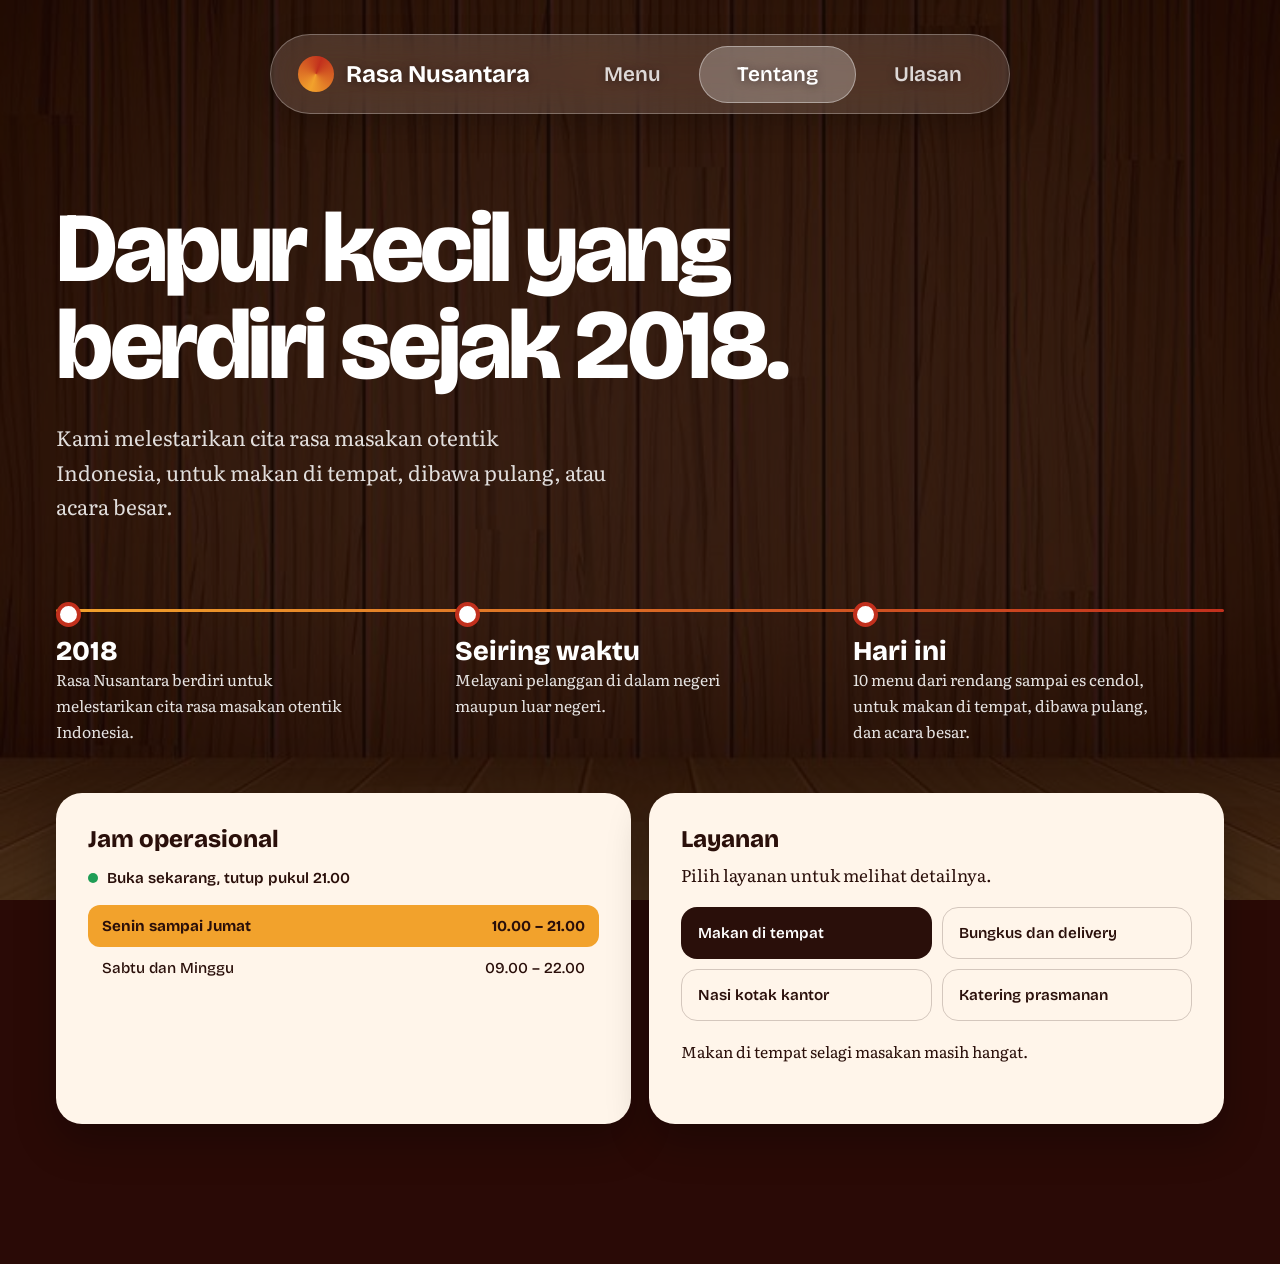
<file: about.html>
<!DOCTYPE html>
<html lang="id"><head><meta charset="UTF-8"><meta name="viewport" content="width=device-width,initial-scale=1">
<link rel="preconnect" href="https://fonts.googleapis.com"><link rel="preconnect" href="https://fonts.gstatic.com" crossorigin>
<link rel="stylesheet" href="https://fonts.googleapis.com/css2?family=Bricolage+Grotesque:opsz,wght@12..96,500;12..96,600;12..96,700;12..96,800&family=Literata:ital,opsz,wght@0,7..72,400;1,7..72,400&display=swap">
<link rel="stylesheet" href="style.css"><title>Rasa Nusantara | Tentang dan Layanan</title></head><body>
<nav class="nav" aria-label="Utama"><a class="brand" href="index.html"><i></i><b>Rasa Nusantara</b></a><div class="nav-links"><span class="ind"></span><a href="index.html">Menu</a><a href="about.html" class="on">Tentang</a><a href="projects.html">Ulasan</a></div></nav>
<header class="hero"><h1><span class="ln"><span style="--i:0">Dapur kecil yang</span></span><span class="ln"><span style="--i:1">berdiri sejak 2018.</span></span></h1>
<p>Kami melestarikan cita rasa masakan otentik Indonesia, untuk makan di tempat, dibawa pulang, atau acara besar.</p></header>
<main class="wrap"><div class="tl rv">
<div style="--i:0"><b>2018</b><p>Rasa Nusantara berdiri untuk melestarikan cita rasa masakan otentik Indonesia.</p></div>
<div style="--i:1"><b>Seiring waktu</b><p>Melayani pelanggan di dalam negeri maupun luar negeri.</p></div>
<div style="--i:2"><b>Hari ini</b><p>10 menu dari rendang sampai es cendol, untuk makan di tempat, dibawa pulang, dan acara besar.</p></div>
</div>
<div class="cols">
<section class="panel rv"><h2>Jam operasional</h2><div class="live" id="st"><span>Memeriksa jam buka</span></div>
<div class="hrs"><div data-d="1,2,3,4,5"><span>Senin sampai Jumat</span><span>10.00 – 21.00</span></div><div data-d="0,6"><span>Sabtu dan Minggu</span><span>09.00 – 22.00</span></div></div></section>
<section class="panel rv"><h2>Layanan</h2><p>Pilih layanan untuk melihat detailnya.</p>
<div class="svcs"><button class="svc" aria-pressed="true">Makan di tempat</button><button class="svc" aria-pressed="false">Bungkus dan delivery</button><button class="svc" aria-pressed="false">Nasi kotak kantor</button><button class="svc" aria-pressed="false">Katering prasmanan</button></div>
<p id="svc-d">Makan di tempat selagi masakan masih hangat.</p></section>
</div></main>
<script src="main.js"></script>
<script>
const $=s=>document.querySelector(s),d=new Date(),H={0:[9,22],6:[9,22]},[a,b]=H[d.getDay()]||[10,21],h=d.getHours()+d.getMinutes()/60,on=h>=a&&h<b,na=(H[(d.getDay()+1)%7]||[10])[0];
$('#st').className='live '+(on?'on':'off');
$('#st span').textContent=on?`Buka sekarang, tutup pukul ${b}.00`:h<a?`Tutup, buka pukul ${a}.00 hari ini`:`Tutup, buka besok pukul ${na}.00`;
document.querySelectorAll('.hrs div').forEach(r=>r.classList.toggle('today',r.dataset.d.split(',').includes(String(d.getDay()))));
const T=['Makan di tempat selagi masakan masih hangat.','Dibungkus rapi untuk dibawa pulang atau diantar.','Nasi kotak untuk rapat, pelatihan, dan acara kantor.','Prasmanan untuk acara besar. Hubungi kami untuk menu dan jumlah tamu.'];
const S=[...document.querySelectorAll('.svc')];S.forEach((s,i)=>s.onclick=()=>{S.forEach(x=>x.setAttribute('aria-pressed',x===s));$('#svc-d').textContent=T[i]});
</script></body></html>
</file>
<file: style.css>
:root{--ink:#2a0f0a;--ember:#c2301d;--saffron:#f2a22c;--paper:#fff5ea;--hd:'Bricolage Grotesque',system-ui,sans-serif;--tx:'Literata',Georgia,serif;--ease:cubic-bezier(.16,1,.3,1)}
@view-transition{navigation:auto}
*{margin:0;padding:0;box-sizing:border-box}
html{scroll-behavior:smooth}
body{font:400 1.0625rem/1.65 var(--tx);color:#fff;min-height:100vh;background:linear-gradient(160deg,#2a0a06 0%,#7a150d 40%,#d4531f 80%,#f2a22c 100%) fixed;overflow-x:hidden}
a{color:inherit}
:focus-visible{outline:3px solid var(--saffron);outline-offset:3px}
@keyframes up{from{opacity:0;translate:0 26px}to{opacity:1;translate:0 0}}
@keyframes rise{to{translate:0 0}}
@keyframes drop{from{transform:translate(-50%,-170%)}}
/* navigasi melayang */
.nav{position:fixed;top:18px;left:50%;z-index:50;display:flex;align-items:center;gap:4px;padding:6px;border-radius:999px;background:rgba(42,15,10,.7);backdrop-filter:blur(14px);box-shadow:0 12px 32px rgba(0,0,0,.35);transform:translate(-50%,0);transition:transform .55s var(--ease),padding .4s var(--ease),background .4s;animation:drop 1s var(--ease) .1s backwards}
.nav.small{padding:3px;background:rgba(42,15,10,.92)}
.nav.hide{transform:translate(-50%,-170%)}
.brand{display:flex;align-items:center;gap:9px;padding:6px 14px 6px 10px;text-decoration:none;font:800 1rem var(--hd);white-space:nowrap}
.brand i{width:22px;height:22px;border-radius:50%;background:conic-gradient(from 200deg,var(--saffron),var(--ember),var(--saffron))}
.nav-links{position:relative;display:flex}
.nav-links a{position:relative;z-index:1;padding:9px 18px;border-radius:999px;text-decoration:none;font:600 .93rem var(--hd);color:rgba(255,255,255,.72);transition:color .3s}
.nav-links a:hover,.nav-links a.on{color:#fff}
.ind{position:absolute;top:0;left:0;height:100%;border-radius:999px;background:linear-gradient(135deg,var(--ember),#e0771f);transition:transform .5s var(--ease),width .5s var(--ease)}
/* hero */
.hero{max-width:1180px;margin:0 auto;padding:150px 24px 44px}
.hero h1{font:800 clamp(2.6rem,8.4vw,6.2rem)/.98 var(--hd);letter-spacing:-.035em}
.ln{display:block;overflow:hidden;padding-bottom:.1em;margin-bottom:-.1em}
.ln span{display:block;translate:0 115%;animation:rise 1s var(--ease) forwards;animation-delay:calc(.45s + var(--i)*.12s)}
.hero p{max-width:46ch;margin-top:26px;font-size:1.15rem;color:rgba(255,255,255,.86);opacity:0;animation:up 1s var(--ease) 1s forwards}
.wrap{max-width:1180px;margin:0 auto;padding:20px 24px 100px}
.rv{opacity:0}.rv.in{animation:up .9s var(--ease) var(--d,0s) both}
/* grid menu */
.menu-grid{display:grid;grid-template-columns:repeat(12,1fr);gap:18px}
.card{position:relative;grid-column:span 5;min-height:260px;border-radius:22px;overflow:hidden;cursor:pointer;isolation:isolate;background:var(--g);box-shadow:0 18px 40px rgba(0,0,0,.3);transform:perspective(900px) rotateX(var(--rx,0deg)) rotateY(var(--ry,0deg));transition:transform .35s var(--ease),box-shadow .35s}
.card.big{grid-column:span 7;grid-row:span 2;min-height:540px;border-radius:32px}
.card:hover{box-shadow:0 28px 55px rgba(0,0,0,.42)}
.card img{position:absolute;inset:0;width:100%;height:100%;object-fit:cover;z-index:-2;transition:transform .9s var(--ease)}
.card:hover img{transform:scale(1.08)}
.card::before{content:"";position:absolute;inset:0;z-index:-1;background:linear-gradient(to top,rgba(30,8,4,.92),rgba(30,8,4,.05) 70%)}
.card::after{content:"";position:absolute;inset:0;background:radial-gradient(circle at var(--mx,50%) var(--my,50%),rgba(255,255,255,.22),transparent 45%);opacity:0;transition:opacity .3s;pointer-events:none}
.card:hover::after{opacity:1}
.info{position:absolute;inset:auto 0 0;padding:26px}
.info h3{font:700 1.5rem/1.15 var(--hd)}.big .info h3{font-size:2.3rem}
.info p{max-width:38ch;margin:8px 0 16px;font-size:.95rem;color:rgba(255,255,255,.82)}
.meta{display:flex;align-items:center;justify-content:space-between;gap:12px}
.price{background:var(--saffron);color:var(--ink);font:700 .9rem var(--hd);padding:6px 14px;border-radius:999px}
.go{font:600 .92rem var(--hd);opacity:0;translate:-10px 0;transition:.45s var(--ease)}
.card:hover .go,.card:focus-visible .go{opacity:1;translate:0 0}
@media(hover:none){.go{opacity:1;translate:0 0}}
/* detail menu */
.scrim{position:fixed;inset:0;z-index:60;background:rgba(20,5,2,.6);backdrop-filter:blur(4px);opacity:0;pointer-events:none;transition:opacity .4s}
.sheet{position:fixed;top:0;right:0;bottom:0;z-index:61;width:min(560px,100%);padding:30px 28px 48px;overflow-y:auto;background:var(--paper);color:var(--ink);border-radius:28px 0 0 28px;transform:translateX(105%);transition:transform .65s var(--ease)}
body.open{overflow:hidden}body.open .scrim{opacity:1;pointer-events:auto}body.open .sheet{transform:none}
.x{float:right;font:600 .9rem var(--hd);padding:8px 16px;border-radius:999px;border:1.5px solid rgba(42,15,10,.25);background:none;color:inherit;cursor:pointer}
.sheet h2{font:800 2.1rem/1.1 var(--hd);letter-spacing:-.02em;margin:34px 0 8px}
.sheet h3{font:700 1.15rem var(--hd);margin:28px 0 10px}
.sheet small{font-weight:500;opacity:.6}
.qty{display:flex;align-items:center;justify-content:space-between;margin-top:24px;padding:14px 16px;border-radius:18px;background:#fff;font:600 1rem var(--hd)}
.qty div{display:flex;align-items:center;gap:14px}
.qty button{width:40px;height:40px;border-radius:50%;border:0;background:var(--ink);color:#fff;font-size:1.3rem;cursor:pointer;transition:transform .2s}
.qty button:active{transform:scale(.88)}
.qty output{min-width:28px;text-align:center;font-size:1.3rem}
.total{display:flex;justify-content:space-between;align-items:baseline;margin:18px 4px;font:600 1rem var(--hd)}
.total strong{font:800 2rem var(--hd);color:var(--ember)}
.order{display:block;text-align:center;padding:15px;border-radius:16px;text-decoration:none;font:700 1.05rem var(--hd);color:#fff;background:linear-gradient(135deg,var(--ember),#e0771f);transition:transform .3s var(--ease)}
.order:hover{transform:translateY(-3px)}
.chk{list-style:none}.chk li{margin-bottom:6px}
.chk label{display:flex;gap:12px;padding:8px 4px;cursor:pointer;transition:opacity .3s}
.chk input{accent-color:var(--ember);width:18px;height:18px;margin-top:5px;flex:none}
.chk input:checked+span{text-decoration:line-through;opacity:.5}
.bar{height:6px;border-radius:9px;background:rgba(42,15,10,.12);margin-bottom:10px;overflow:hidden}
.bar i{display:block;height:100%;width:0;background:linear-gradient(90deg,var(--ember),var(--saffron));transition:width .5s var(--ease)}
/* about & ulasan */
.cols{display:grid;grid-template-columns:repeat(12,1fr);gap:18px}
.panel{grid-column:span 6;padding:32px;border-radius:26px;background:var(--paper);color:var(--ink);box-shadow:0 18px 40px rgba(0,0,0,.28)}
.panel.s5{grid-column:span 5}.panel.s7{grid-column:span 7}
.panel h2{font:800 1.5rem var(--hd);margin-bottom:8px}
.live{display:inline-flex;align-items:center;gap:9px;margin:8px 0 18px;font:600 .95rem var(--hd)}
.live::before{content:"";width:10px;height:10px;border-radius:50%;background:#999}
.live.on::before{background:#1f9d55;animation:pulse 1.6s infinite}.live.off::before{background:var(--ember)}
@keyframes pulse{50%{box-shadow:0 0 0 7px rgba(31,157,85,0)}0%{box-shadow:0 0 0 0 rgba(31,157,85,.5)}}
.hrs div{display:flex;justify-content:space-between;padding:12px 14px;border-radius:12px;font:500 .95rem var(--hd);transition:background .3s}
.hrs .today{background:var(--saffron);font-weight:700}
.svcs{display:grid;grid-template-columns:1fr 1fr;gap:10px;margin:18px 0}
.svc{padding:16px;border-radius:16px;border:1.5px solid rgba(42,15,10,.2);background:none;color:inherit;text-align:left;font:600 .95rem var(--hd);cursor:pointer;transition:background .3s,color .3s,transform .3s var(--ease)}
.svc:hover{transform:translateY(-3px)}.svc[aria-pressed=true]{background:var(--ink);color:#fff}
#svc-d{min-height:3.4em;font-size:.98rem}
.chips{display:flex;flex-wrap:wrap;gap:8px;margin-bottom:22px}
.chips button{padding:9px 18px;border-radius:999px;border:1.5px solid rgba(255,255,255,.4);background:none;color:#fff;font:600 .92rem var(--hd);cursor:pointer;transition:.3s}
.chips button[aria-pressed=true]{background:#fff;color:var(--ink)}
.quote{grid-column:span 4;display:flex;flex-direction:column;transform:perspective(900px) rotateX(var(--rx,0deg)) rotateY(var(--ry,0deg));transition:transform .35s var(--ease)}
.quote[hidden]{display:none}.quote.pop{animation:up .6s var(--ease) both}
.stars{color:#d98a0b;letter-spacing:3px;margin-bottom:12px}
.quote p{flex:1;font-style:italic}.quote h3{margin-top:18px;font:600 .95rem var(--hd);opacity:.7}
@media(max-width:820px){.card,.card.big{grid-column:1/-1;grid-row:auto;min-height:320px}.card.big{min-height:400px}.big .info h3{font-size:1.8rem}.panel,.panel.s5,.panel.s7,.quote{grid-column:1/-1}.hero{padding-top:120px}}
@media(max-width:640px){.brand b{display:none}.nav-links a{padding:9px 14px}.sheet{top:auto;height:92vh;width:100%;border-radius:28px 28px 0 0;transform:translateY(105%)}.svcs{grid-template-columns:1fr}}
@media(prefers-reduced-motion:reduce){*,*::before,*::after{animation-duration:.01ms!important;animation-delay:0s!important;transition-duration:.01ms!important}}

/* ===== Latar foto, landing, ukuran laptop dan HP ===== */
body{background:#2a0a06;color:#fff}
body::before{content:"";position:fixed;inset:0;z-index:-2;background:url(bg\ 4.jpeg) center/cover no-repeat;animation:kb 28s ease-in-out infinite alternate}
body::after{content:"";position:fixed;inset:0;z-index:-1;pointer-events:none;background:rgba(25,8,3,calc(.3 + var(--sc,1)*.45))}
@keyframes kb{to{scale:1.1}}
@keyframes float{50%{translate:0 -16px}}
@keyframes cue{0%{transform:scaleY(0)}60%{transform:scaleY(1);opacity:1}100%{transform:scaleY(1);opacity:0}}
/* navigasi menyatu dengan foto */
.nav{background:rgba(255,255,255,.14);border:1px solid rgba(255,255,255,.28);backdrop-filter:blur(18px) saturate(1.4);-webkit-backdrop-filter:blur(18px) saturate(1.4);box-shadow:0 10px 30px rgba(0,0,0,.18)}
.nav.small{background:rgba(255,255,255,.2)}
.brand,.nav-links a{text-shadow:0 1px 8px rgba(0,0,0,.4)}
.nav-links a{color:rgba(255,255,255,.82)}
.ind{background:rgba(255,255,255,.26);box-shadow:inset 0 0 0 1px rgba(255,255,255,.38)}
/* landing */
.landing{position:relative;height:100svh;min-height:520px;display:grid;place-items:center;text-align:center;padding:0 20px}
.lt{transform:translateY(calc(var(--p,0)*-70px));opacity:calc(1 - var(--p,0)*1.4)}
.float{animation:float 6s ease-in-out infinite}
.landing h1{font:800 clamp(3.2rem,13vw,10rem)/.92 var(--hd);letter-spacing:-.04em;text-shadow:0 8px 40px rgba(0,0,0,.45)}
.landing p{margin-top:22px;font:600 clamp(1rem,2.2vw,1.4rem) var(--hd);opacity:0;animation:up 1s var(--ease) 1.2s forwards}
.cue{position:absolute;bottom:32px;left:0;right:0;font:600 .9rem var(--hd);opacity:0;animation:up 1s var(--ease) 1.6s forwards}
.cue::after{content:"";display:block;width:2px;height:36px;margin:10px auto 0;background:#fff;transform-origin:top;animation:cue 1.8s ease-in-out infinite}
.landing+.hero{padding-top:90px}
.rand{margin-top:28px;padding:14px 26px;border:0;border-radius:999px;font:700 1rem var(--hd);color:#fff;background:linear-gradient(135deg,var(--ember),var(--saffron));cursor:pointer;opacity:0;animation:up 1s var(--ease) 1.15s forwards;transition:transform .3s var(--ease)}
.rand:hover{transform:translateY(-3px) rotate(-1.5deg)}
@media(min-width:821px){.c4{grid-column:span 4;min-height:300px}.c6{grid-column:span 6;min-height:330px}.c8{grid-column:span 8;min-height:330px}}
@media(min-width:1100px){
.nav{top:34px;padding:9px;gap:10px}.nav.small{padding:6px}
.brand{font-size:1.5rem;padding:12px 26px 12px 18px;gap:12px}.brand i{width:36px;height:36px}
.nav-links a{font-size:1.3rem;padding:16px 38px}
.hero{padding-top:200px;padding-bottom:56px}.hero p{font-size:1.3rem}
.wrap{padding-bottom:140px}.menu-grid{gap:24px}
.menu-grid{grid-template-columns:repeat(2,1fr)}.card,.card.big,.c4,.c5,.c6,.c8{grid-column:span 1;grid-row:auto;min-height:430px;border-radius:28px}.info{padding:34px}.info h3,.big .info h3{font-size:2rem}.info p{font-size:1.05rem}.hero,.wrap{max-width:none;padding-left:56px;padding-right:56px}}
@media(min-width:1500px){.nav-links a{font-size:1.4rem;padding:18px 42px}}
@media(max-width:640px){.nav{top:12px;padding:4px}.nav-links a{font-size:.85rem;padding:8px 13px}.hero{padding:104px 20px 28px}.hero h1{font-size:clamp(2.1rem,10vw,3rem)}.wrap{padding:12px 16px 80px}.menu-grid{gap:14px}.info{padding:20px}}

/* ===== Timeline (Tentang) dan ulasan keluar-masuk ===== */
.tl{position:relative;display:grid;grid-template-columns:repeat(3,1fr);gap:28px;margin-bottom:48px;padding-top:36px}
.tl::before{content:"";position:absolute;top:10px;left:0;right:0;height:3px;border-radius:3px;background:linear-gradient(90deg,var(--saffron),var(--ember));transform-origin:left;transform:scaleX(0);transition:transform 1.6s var(--ease)}
.tl.in::before{transform:scaleX(1)}
.tl div{position:relative;opacity:0;translate:0 14px;transition:opacity .7s var(--ease),translate .7s var(--ease);transition-delay:calc(var(--i)*.4s + .4s)}
.tl.in div{opacity:1;translate:0 0}
.tl div::before{content:"";position:absolute;top:-33px;left:0;width:17px;height:17px;border-radius:50%;background:#fff;border:4px solid var(--ember);transition:background .3s,scale .3s}
.tl div:hover::before{background:var(--saffron);scale:1.3}
.tl b{display:block;font:800 1.7rem var(--hd)}
.tl p{max-width:34ch;font-size:.98rem;opacity:.88}
.list{display:flex;flex-direction:column;gap:26px}
.rev{display:grid;grid-template-columns:minmax(200px,.75fr) 1.5fr;gap:16px;width:min(940px,100%)}
.rev.l{margin-right:auto}.rev.r{margin-left:auto}.rev.r .pic{order:2}
.rev .panel{grid-column:auto;display:flex;flex-direction:column;justify-content:center}
.rev.rv.in.l{animation:inL .9s var(--ease) both}.rev.rv.in.r{animation:inR .9s var(--ease) both}
@keyframes inL{from{opacity:0;translate:-100px 0}to{opacity:1;translate:0 0}}
@keyframes inR{from{opacity:0;translate:100px 0}to{opacity:1;translate:0 0}}
.pic{position:relative;min-height:210px;border-radius:26px;overflow:hidden;background:var(--g);isolation:isolate;box-shadow:0 14px 34px rgba(0,0,0,.3)}
.pic img{position:absolute;inset:0;width:100%;height:100%;object-fit:cover;z-index:-2;transition:transform .9s var(--ease)}
.rev:hover .pic img{transform:scale(1.08)}
.pic::before{content:"";position:absolute;inset:0;z-index:-1;background:linear-gradient(to top,rgba(30,8,4,.85),transparent 65%)}
.pic h3{position:absolute;left:20px;right:20px;bottom:18px;font:700 1.35rem var(--hd)}
.rev figcaption{margin-top:16px;font:600 .95rem var(--hd);opacity:.7}
@media(max-width:700px){.tl{grid-template-columns:1fr;padding:0 0 0 36px}.tl::before{top:0;bottom:0;left:9px;right:auto;width:3px;height:auto;transform-origin:top;transform:scaleY(0)}.tl.in::before{transform:scaleY(1)}.tl div::before{top:6px;left:-36px}.rev{grid-template-columns:1fr}.rev.r .pic{order:0}.pic{min-height:170px}}
</file>
